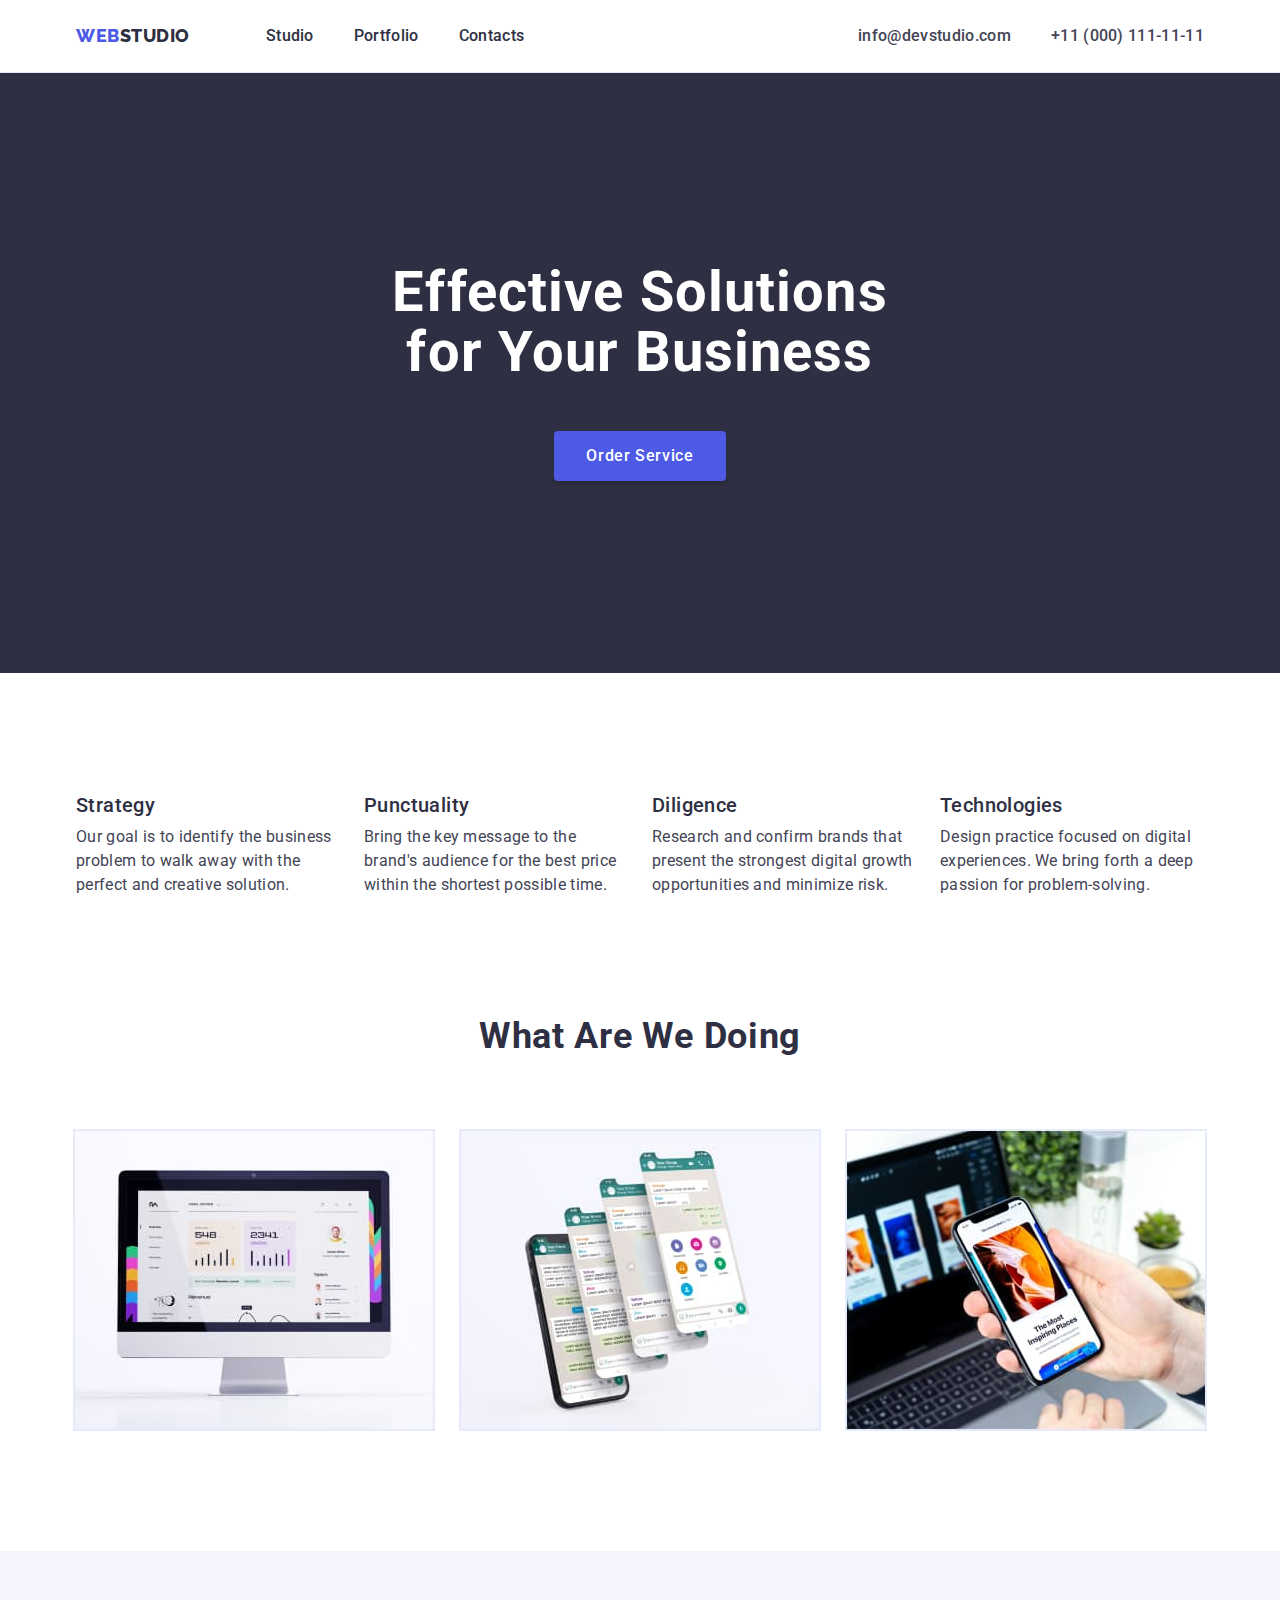
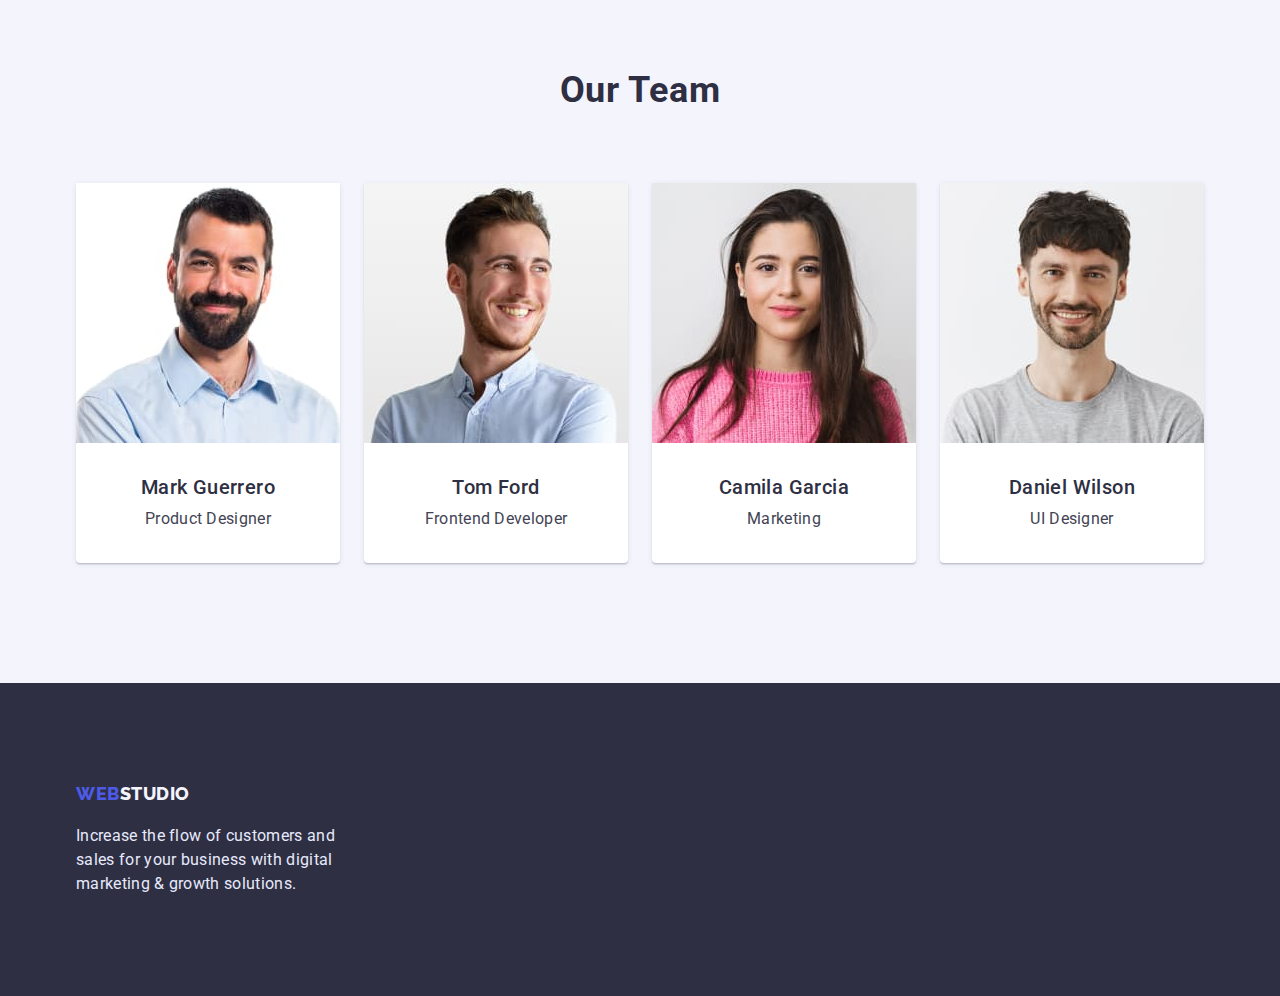
<file: index.html>
<!DOCTYPE html>
<html lang="en">
    <head>
        <meta charset="UTF-8" />
        <meta http-equiv="X-UA-Compatible" content="IE=edge" />
        <meta name="viewport" content="width=device-width, initial-scale=1.0" />
        <link rel="preconnect" href="https://fonts.googleapis.com" />
        <link rel="preconnect" href="https://fonts.gstatic.com" crossorigin />
        <link href="https://fonts.googleapis.com/css2?family=Raleway:wght@800&family=Roboto:wght@400;500;700;900&display=swap" rel="stylesheet" />
        <link href="https://cdn.jsdelivr.net/npm/modern-normalize@1.1.0/modern-normalize.min.css" rel="stylesheet" />
        <link rel="stylesheet" href="./css/styles.css" />
        <title lang="uk">Студія</title>
    </head>
    <body>
        <header class="page-header">
            <div class="container display-header-wrapper">
                <nav class="display-header-wrapper">
                    <a href="./index.html" class="logo link">Web<span class="header-logo">Studio</span></a>
                    <ul class="list display-header">
                        <li class="menu-nav-item">
                            <a href="./index.html" class="link menu-color">Studio</a>
                        </li>
                        <li class="menu-nav-item">
                            <a href="./portfolio.html" class="link menu-color">Portfolio</a>
                        </li>
                        <li class="menu-nav-item">
                            <a href="" class="link menu-color">Contacts</a>
                        </li>
                    </ul>
                </nav>
                <address class="display-header margined-link">
                    <ul class="list display-header">
                        <li class="menu-address-item margined-link-2">
                            <a href="mailto:info@devstudio.com" class="link link-address">info@devstudio.com</a>
                        </li>
                        <li class="menu-address-item">
                            <a href="tel:+110001111111" class="link link-address">+11 (000) 111-11-11</a>
                        </li>
                    </ul>
                </address>
            </div>
        </header>
        <main>
            <section class="hero">
                <div class="container">
                    <h1 class="hero-title hero-wrapper">Effective Solutions for Your Business</h1>
                    <button type="button" class="hero-button">Order Service</button>
                </div>
            </section>
            <section class="section">
                <div class="container">
                    <h2 hidden>Studio</h2>
                    <ul class="list list-std">
                        <li>
                            <h3 class="menu-studio-head">Strategy</h3>
                            <p class="menu-studio-description">
                                Our goal is to identify the business problem to walk away with the perfect and creative solution.
                            </p>
                        </li>
                        <li>
                            <h3 class="menu-studio-head">Punctuality</h3>
                            <p class="menu-studio-description">
                                Bring the key message to the brand's audience for the best price within the shortest possible time.
                            </p>
                        </li>
                        <li>
                            <h3 class="menu-studio-head">Diligence</h3>
                            <p class="menu-studio-description">
                                Research and confirm brands that present the strongest digital growth opportunities and minimize risk.
                            </p>
                        </li>
                        <li>
                            <h3 class="menu-studio-head">Technologies</h3>
                            <p class="menu-studio-description">
                                Design practice focused on digital experiences. We bring forth a deep passion for problem-solving.
                            </p>
                        </li>
                    </ul>
                </div>
            </section>
            <section class="section section-wawd">
                <div class="container">
                    <h2 class="h2-title">What are we doing</h2>
                    <ul class="list list-std">
                        <li class="list-std-border">
                            <img src="./images/screen.jpg" alt="Frontend developing" width="360" />
                        </li>
                        <li class="list-std-border">
                            <img src="./images/phone.jpg" alt="web-mobile developing" width="360" />
                        </li>
                        <li class="list-std-border">
                            <img src="./images/screen_and_phone.jpg" alt="adaptive developing" width="360" />
                        </li>
                    </ul>
                </div>
            </section>
            <section id="contacts" class="section contacts-color">
                <div class="container">
                    <h2 class="h2-title">Our Team</h2>
                    <ul class="list list-std">
                        <li class="menu-contacts-item">
                            <img src="./images/team_cards/mark_guerrero.jpg" alt="Mark Guerrero" height="260" width="264" />
                            <div class="menu-contacts-div">
                                <h3 class="menu-contacts-name">Mark Guerrero</h3>
                                <p class="menu-contacts-work">Product Designer</p>
                            </div>
                        </li>
                        <li class="menu-contacts-item">
                            <img src="./images/team_cards/tom_ford.jpg" alt="Tom Ford" height="260" width="264" />
                            <div class="menu-contacts-div">
                                <h3 class="menu-contacts-name">Tom Ford</h3>
                                <p class="menu-contacts-work">Frontend Developer</p>
                            </div>
                        </li>
                        <li class="menu-contacts-item">
                            <img src="./images/team_cards/camila_garcia.jpg" alt="Camila Garcia" height="260" width="264" />
                            <div class="menu-contacts-div">
                                <h3 class="menu-contacts-name">Camila Garcia</h3>
                                <p class="menu-contacts-work">Marketing</p>
                            </div>
                        </li>
                        <li class="menu-contacts-item">
                            <img src="./images/team_cards/daniel_wilson.jpg" alt="Daniel Wilson" height="260" width="264" />
                            <div class="menu-contacts-div">
                                <h3 class="menu-contacts-name">Daniel Wilson</h3>
                                <p class="menu-contacts-work">UI Designer</p>
                            </div>
                        </li>
                    </ul>
                </div>
            </section>
        </main>
        <footer class="footer-bg">
            <div class="container">
                <a href="./index.html" class="logo link">Web<span class="footer-logo">Studio</span></a>
                <p class="footer-description">Increase the flow of customers and sales for your business with digital marketing & growth solutions.</p>
            </div>
        </footer>
    </body>
</html>
</file>
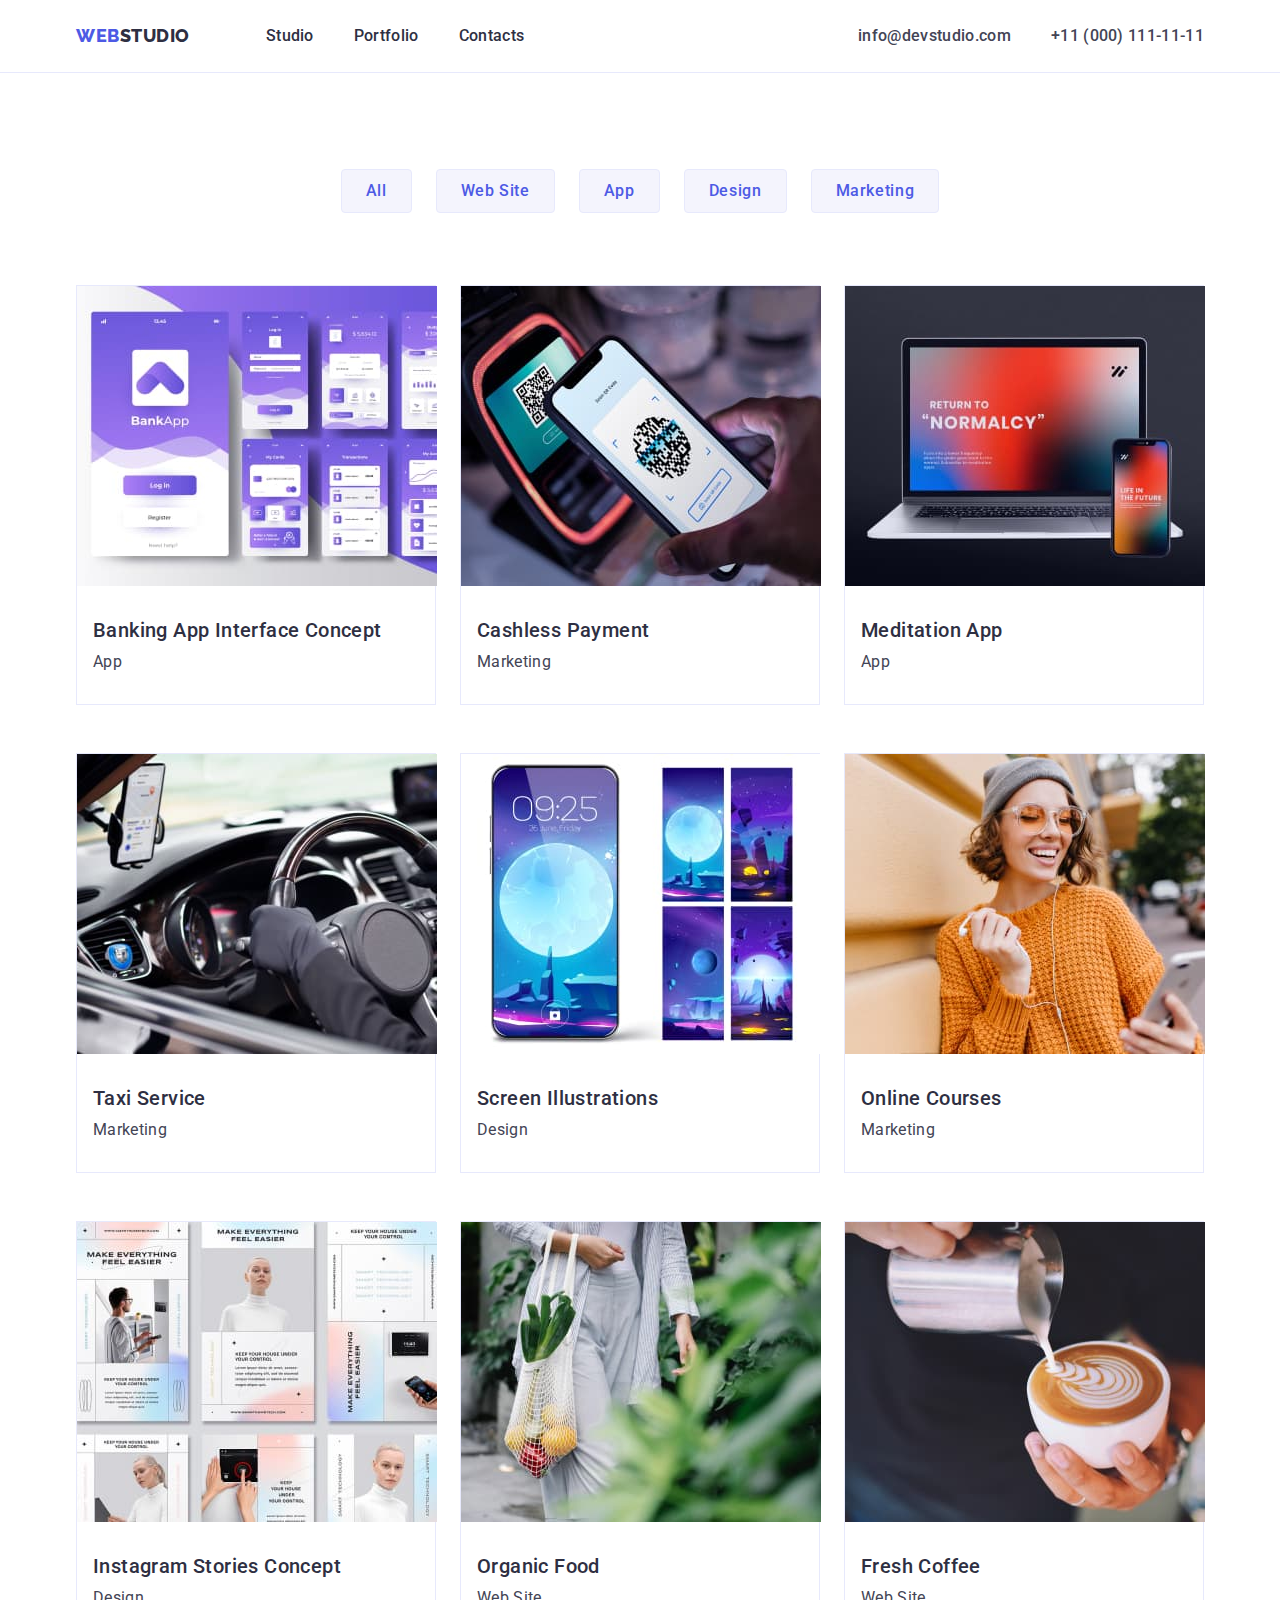
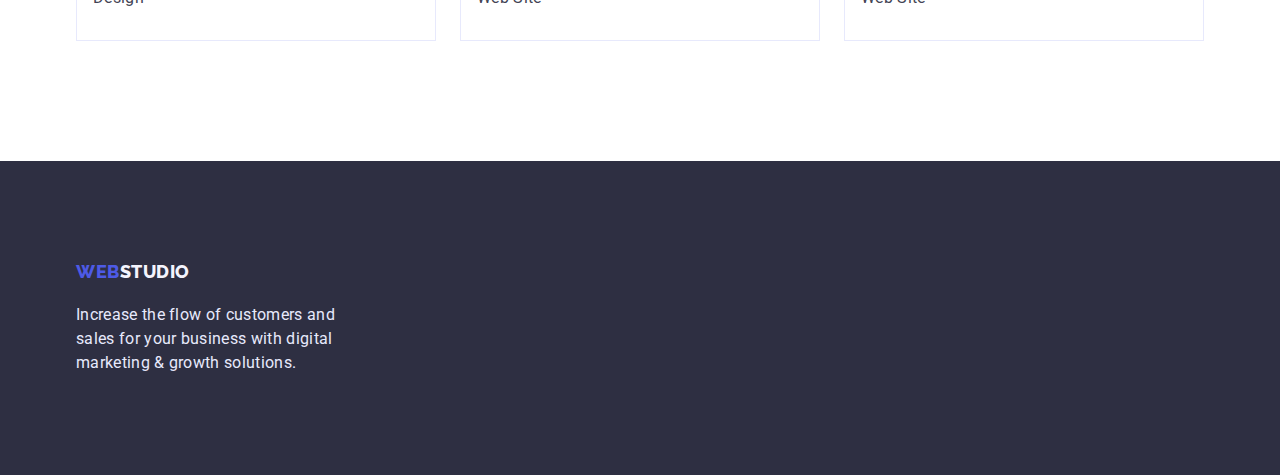
<file: portfolio.html>
<!DOCTYPE html>
<html lang="en">
    <head>
        <meta charset="UTF-8" />
        <meta http-equiv="X-UA-Compatible" content="IE=edge" />
        <meta name="viewport" content="width=device-width, initial-scale=1.0" />
        <link rel="preconnect" href="https://fonts.googleapis.com" />
        <link rel="preconnect" href="https://fonts.gstatic.com" crossorigin />
        <link href="https://fonts.googleapis.com/css2?family=Raleway:wght@800&family=Roboto:wght@400;500;700;900&display=swap" rel="stylesheet" />
        <link href="https://cdn.jsdelivr.net/npm/modern-normalize@1.1.0/modern-normalize.min.css" rel="stylesheet" />
        <link rel="stylesheet" href="./css/styles.css" />
        <title lang="uk">Портфоліо</title>
    </head>
    <body>
        <header class="page-header">
            <div class="container display-header-wrapper">
                <nav class="display-header-wrapper">
                    <a href="./index.html" class="logo link">Web<span class="header-logo">Studio</span></a>
                    <ul class="list display-header">
                        <li class="menu-nav-item">
                            <a href="./index.html" class="link menu-color">Studio</a>
                        </li>
                        <li class="menu-nav-item">
                            <a href="./portfolio.html" class="link menu-color">Portfolio</a>
                        </li>
                        <li class="menu-nav-item">
                            <a href="" class="link menu-color">Contacts</a>
                        </li>
                    </ul>
                </nav>
                <address class="link-address display-header margined-link">
                    <ul class="list display-header">
                        <li class="menu-address-item margined-link-2">
                            <a href="mailto:info@devstudio.com" class="link link-address">info@devstudio.com</a>
                        </li>
                        <li class="menu-address-item">
                            <a href="tel:+110001111111" class="link link-address">+11 (000) 111-11-11</a>
                        </li>
                    </ul>
                </address>
            </div>
        </header>
        <main>
            <section class="section-flt">
                <div class="container">
                    <h1 hidden>Media</h1>
                    <ul class="list filter-buttons">
                        <li><button type="button" class="filter-button">All</button></li>
                        <li><button type="button" class="filter-button">Web Site</button></li>
                        <li><button type="button" class="filter-button">App</button></li>
                        <li><button type="button" class="filter-button">Design</button></li>
                        <li><button type="button" class="filter-button">Marketing</button></li>
                    </ul>
                    <ul class="list menu-flt-cards">
                        <li class="menu-flt-card">
                            <a href="#" class="link">
                                <img src="./images/portfolio/banking_app_interface_concept.jpg" alt="Banking App Interface Concept" width="360" height="300" />
                                <div class="menu-flt-div">
                                    <h2 class="menu-flt-head">Banking App Interface Concept</h2>
                                    <p class="menu-flt">App</p>
                                </div>
                            </a>
                        </li>
                        <li class="menu-flt-card">
                            <a href="#" class="link">
                                <img src="./images/portfolio/cashless_payment.jpg" alt="Cashless Payment" width="360" height="300" />
                                <div class="menu-flt-div">
                                    <h2 class="menu-flt-head">Cashless Payment</h2>
                                    <p class="menu-flt">Marketing</p>
                                </div>
                            </a>
                        </li>
                        <li class="menu-flt-card">
                            <a href="#" class="link">
                                <img src="./images/portfolio/meditation_app.jpg" alt="Meditation App" width="360" height="300" />
                                <div class="menu-flt-div">
                                    <h2 class="menu-flt-head">Meditation App</h2>
                                    <p class="menu-flt">App</p>
                                </div>
                            </a>
                        </li>
                        <li class="menu-flt-card">
                            <a href="#" class="link">
                                <img src="./images/portfolio/taxi_service.jpg" alt="Taxi Service" width="360" height="300" />
                                <div class="menu-flt-div">
                                    <h2 class="menu-flt-head">Taxi Service</h2>
                                    <p class="menu-flt">Marketing</p>
                                </div>
                            </a>
                        </li>
                        <li class="menu-flt-card">
                            <a href="#" class="link">
                                <img src="./images/portfolio/screen_illustrations.jpg" alt="Screen Illustrations" width="360" height="300" />
                                <div class="menu-flt-div">
                                    <h2 class="menu-flt-head">Screen Illustrations</h2>
                                    <p class="menu-flt">Design</p>
                                </div>
                            </a>
                        </li>
                        <li class="menu-flt-card">
                            <a href="#" class="link">
                                <img src="./images/portfolio/online_courses.jpg" alt="Online Courses" width="360" height="300" />
                                <div class="menu-flt-div">
                                    <h2 class="menu-flt-head">Online Courses</h2>
                                    <p class="menu-flt">Marketing</p>
                                </div>
                            </a>
                        </li>
                        <li class="menu-flt-card">
                            <a href="#" class="link">
                                <img src="./images/portfolio/instagram_stories_concept.jpg" alt="Instagram Stories Concept" width="360" height="300" />
                                <div class="menu-flt-div">
                                    <h2 class="menu-flt-head">Instagram Stories Concept</h2>
                                    <p class="menu-flt default-font-size">Design</p>
                                </div>
                            </a>
                        </li>
                        <li class="menu-flt-card">
                            <a href="#" class="link">
                                <img src="./images/portfolio/organic_food.jpg" alt="Organic Food" width="360" height="300" />
                                <div class="menu-flt-div">
                                    <h2 class="menu-flt-head">Organic Food</h2>
                                    <p class="menu-flt">Web Site</p>
                                </div>
                            </a>
                        </li>
                        <li class="menu-flt-card">
                            <a href="#" class="link">
                                <img src="./images/portfolio/fresh_coffee.jpg" alt="Fresh Coffee" width="360" height="300" />
                                <div class="menu-flt-div">
                                    <h2 class="menu-flt-head">Fresh Coffee</h2>
                                    <p class="menu-flt">Web Site</p>
                                </div>
                            </a>
                        </li>
                    </ul>
                </div>
            </section>
        </main>
        <footer class="footer-bg">
            <div class="container">
                <a href="./index.html" class="logo link">Web<span class="footer-logo">Studio</span></a>
                <p class="footer-description">Increase the flow of customers and sales for your business with digital marketing & growth solutions.</p>
            </div>
        </footer>
    </body>
</html>
</file>
<file: css/styles.css>
:root {
    --primary-font: "Roboto", sans-serif;
    --secondary-font: "Raleway", sans-serif;
    --primary-color: #2e2f42;
    --secondary-color: #ffffff;
    --active-btn-color: #404bbf;
    --primary-logo-color: #4d5ae5;
    --address-color: #434455;
    --footer-logo-color: #f4f4fd;
}
section {
    padding: 0;
    margin: 0;
}
body {
    font-family: var(--primary-font);
    color: #434455;
    font-size: 16px;
    line-height: 1.5;
}
button {
    font-family: var(--primary-font);
    cursor: pointer;
}
h1,
h2,
h3,
h4,
p {
    margin-top: 0;
    margin-bottom: 0;
}
ol,
ul {
    margin-top: 0;
    margin-bottom: 0;
    padding-left: 0;
}
h2 {
    font-weight: 700;
    font-size: 36px;
    line-height: 1.11;
    letter-spacing: 0.02em;
    text-transform: capitalize;
    color: var(--primary-color);
    text-align: center;
}
img {
    display: block;
}
.link {
    text-decoration: none;
    font-weight: 500;
    font-size: 16px;
    line-height: 1.5;
    letter-spacing: 0.02em;
}
.link:hover,
.link:focus {
    color: var(--active-btn-color);
}
.link-address {
    font-style: normal;
    color: var(--address-color);
}
.container {
    width: 1158px;
    margin-left: auto;
    margin-right: auto;
    padding-left: 15px;
    padding-right: 15px;
}
.list {
    list-style: none;
}
.logo {
    font-family: var(--secondary-font);
    font-weight: 800;
    text-decoration: none;
    font-size: 18px;
    line-height: 1.17;
    letter-spacing: 0.03em;
    text-transform: uppercase;
    color: var(--primary-logo-color);
    margin-right: 76px;
}
.header-logo {
    color: var(--primary-color);
}
.footer-logo {
    font-family: var(--secondary-font);
    font-weight: 800;
    text-decoration: none;
    font-size: 18px;
    line-height: 1.17;
    letter-spacing: 0.03em;
    text-transform: uppercase;
    color: var(--footer-logo-color);
}
.filter-button {
    font-weight: 500;
    display: flex;
    align-items: center;
    text-align: center;
    letter-spacing: 0.04em;
    color: #4d5ae5;
    background-color: #f4f4fd;
    border: 1px solid #e7e9fc;
    border-radius: 4px;
    align-items: center;
    padding: 12px 24px;
}
.filter-button:hover,
.filter-button:focus {
    color: var(--secondary-color);
    background-color: var(--active-btn-color);
    box-shadow: 0px 3px 1px rgba(0, 0, 0, 0.1), 0px 2px 1px rgba(0, 0, 0, 0.08), 0px 2px 2px rgba(0, 0, 0, 0.12);
    order: 0;
}
.filter-buttons {
    display: flex;
    justify-content: center;
    gap: 24px;
    margin-bottom: 72px;
}
.page-header {
    padding-top: 24px;
    padding-bottom: 24px;
    border-bottom: 1px solid #e7e9fc;
}

.menu-nav-item {
    font-weight: 500;
    letter-spacing: 0.02em;
}
.menu-nav-item:not(:last-child) {
    margin-right: 40px;
}

.menu-color {
    color: var(--primary-color);
}
.margined-link {
    margin-left: auto;
}
.margined-link-2 {
    margin-right: 40px;
}
.menu-address-item {
    font-weight: 400;
    letter-spacing: 0.02em;
}
.display-header-wrapper {
    display: flex;
    align-items: center;
}
.display-header {
    display: flex;
}

.hero-title {
    width: 496px;
    height: 120px;
    font-weight: 700;
    font-size: 56px;
    margin: 0 auto 48px;
    line-height: 1.07;
    letter-spacing: 0.02em;
    color: var(--secondary-color);
}
.hero-button {
    font-weight: 500;
    padding: 16px 32px;
    letter-spacing: 0.04em;
    color: var(--secondary-color);
    background-color: #4d5ae5;
    box-shadow: 0px 4px 4px rgba(0, 0, 0, 0.15);
    border-radius: 4px;
    border: none;
}
.hero-button:hover,
.hero-button:focus {
    background-color: #404bbf;
}
.hero {
    height: 600px;
    padding-top: 190px;
    text-align: center;
    background-color: #2e2f42;
}
.list-std {
    display: flex;
    justify-content: center;
    gap: 24px;
}
.list-std-border {
    border: 1px solid #e7e9fc;
}
.menu-studio-head {
    margin-bottom: 8px;
    font-weight: 500;
    font-size: 20px;
    line-height: 1.2;
    letter-spacing: 0.02em;
    color: var(--primary-color);
}
.menu-studio-description {
    width: 264px;
    height: 72px;
    font-weight: 400;
    letter-spacing: 0.02em;
    color: #434455;
}
.contacts-color {
    background-color: #f4f4fd;
    padding-bottom: 120px;
}
.menu-contacts-item {
    background-color: #fff;
    width: 264px;
    height: 380px;
    box-shadow: 0px 1px 6px rgba(46, 47, 66, 0.08), 0px 1px 1px rgba(46, 47, 66, 0.16), 0px 2px 1px rgba(46, 47, 66, 0.08);
    border-radius: 0px 0px 4px 4px;
    gap: 24px;
}
.menu-contacts-div {
    text-align: center;
    margin-top: 32px;
    margin-bottom: 32px;
}
.menu-contacts-name {
    font-weight: 500;
    font-size: 20px;
    line-height: 1.2;
    letter-spacing: 0.02em;
    color: var(--primary-color);
    margin-bottom: 8px;
}
.menu-contacts-work {
    font-weight: 400;
    letter-spacing: 0.02em;
    color: #434455;
}
.footer-bg {
    padding-top: 100px;
    padding-bottom: 100px;
    background-color: var(--primary-color);
}
.footer-description {
    margin-top: 17.5px;
    font-weight: 400;
    width: 264px;
    letter-spacing: 0.02em;
    color: #e7e9fc;
}
.menu-flt-head {
    font-weight: 500;
    font-size: 20px;
    text-align: left;
    line-height: 1.2;
    letter-spacing: 0.02em;
    color: #2e2f42;
    margin-bottom: 8px;
}
.menu-flt {
    font-weight: 400;
    letter-spacing: 0.02em;
    color: #434455;
}
.menu-flt-div {
    padding: 32px 16px;
}
.menu-flt-cards {
    display: flex;
    justify-content: center;
    flex-wrap: wrap;
    gap: 48px 24px;
}
.menu-flt-card {
    width: 360px;
    height: 420px;
    border: 1px solid #e7e9fc;
}
.section-flt {
    padding-top: 96px;
    padding-bottom: 120px;
}
.section {
    padding-top: 120px;
}
.section-wawd {
    padding-bottom: 120px;
}
.h2-title {
    margin-bottom: 72px;
}
</file>
